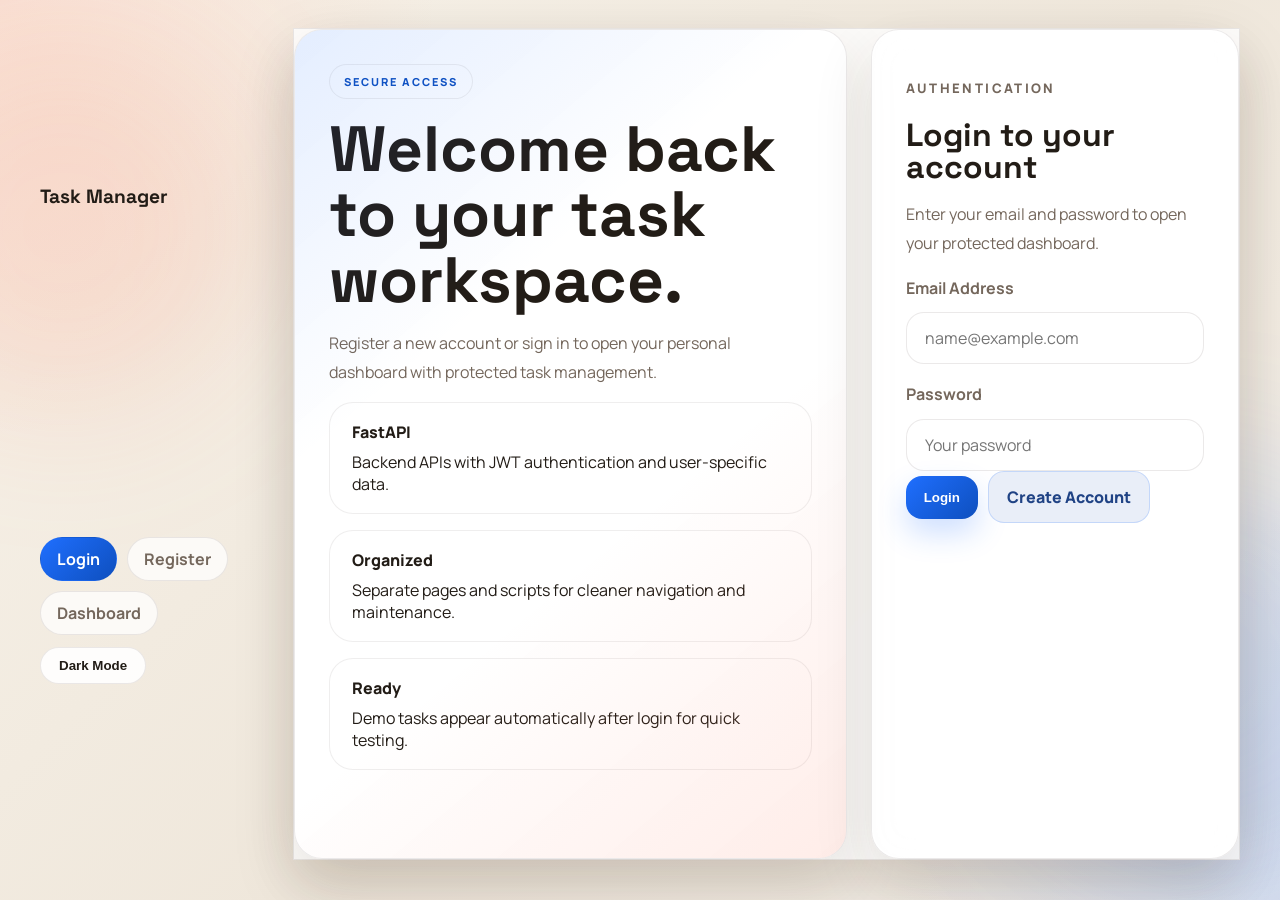
<file: static/index.html>
<!DOCTYPE html>
<html lang="en">
<head>
<meta charset="UTF-8">
<meta name="viewport" content="width=device-width, initial-scale=1.0">
<title>Task Manager | Login</title>
<link rel="preconnect" href="https://fonts.googleapis.com">
<link rel="preconnect" href="https://fonts.gstatic.com" crossorigin>
<link href="https://fonts.googleapis.com/css2?family=Manrope:wght@400;500;600;700;800&family=Space+Grotesk:wght@500;700&display=swap" rel="stylesheet">
<link rel="stylesheet" href="styles.css">
</head>
<body>
<div class="shell shell-auth">
    <header class="topbar">
        <a class="brand" href="index.html">Task Manager</a>
        <div class="topbar-right">
            <nav class="nav-links">
                <a class="nav-link active" href="index.html">Login</a>
                <a class="nav-link" href="register.html">Register</a>
                <a class="nav-link" href="dashboard.html">Dashboard</a>
            </nav>
            <button class="theme-toggle" id="themeToggleBtn" type="button">Dark Mode</button>
        </div>
    </header>

    <section class="hero auth-hero">
        <div class="hero-panel">
            <div class="eyebrow">Secure Access</div>
            <h1 class="hero-title">Welcome back to your task workspace.</h1>
            <p class="hero-copy">
                Register a new account or sign in to open your personal dashboard with protected task management.
            </p>
            <div class="hero-grid">
                <div class="mini-stat">
                    <strong>FastAPI</strong>
                    <span>Backend APIs with JWT authentication and user-specific data.</span>
                </div>
                <div class="mini-stat">
                    <strong>Organized</strong>
                    <span>Separate pages and scripts for cleaner navigation and maintenance.</span>
                </div>
                <div class="mini-stat">
                    <strong>Ready</strong>
                    <span>Demo tasks appear automatically after login for quick testing.</span>
                </div>
            </div>
        </div>

        <aside class="auth-panel">
            <p class="section-label">Authentication</p>
            <h2 class="section-title">Login to your account</h2>
            <p class="section-copy">Enter your email and password to open your protected dashboard.</p>

            <div class="field-grid">
                <div class="field">
                    <label for="loginEmail">Email Address</label>
                    <input id="loginEmail" type="email" placeholder="name@example.com" autocomplete="email">
                </div>
                <div class="field">
                    <label for="loginPassword">Password</label>
                    <input id="loginPassword" type="password" placeholder="Your password" autocomplete="current-password">
                </div>
            </div>

            <div class="actions">
                <button class="btn" id="loginBtn">Login</button>
                <a class="btn-secondary button-link" href="register.html">Create Account</a>
            </div>

            <div id="authMessage" class="message"></div>
        </aside>
    </section>
</div>

<script src="auth-page.js"></script>
</body>
</html>
</file>
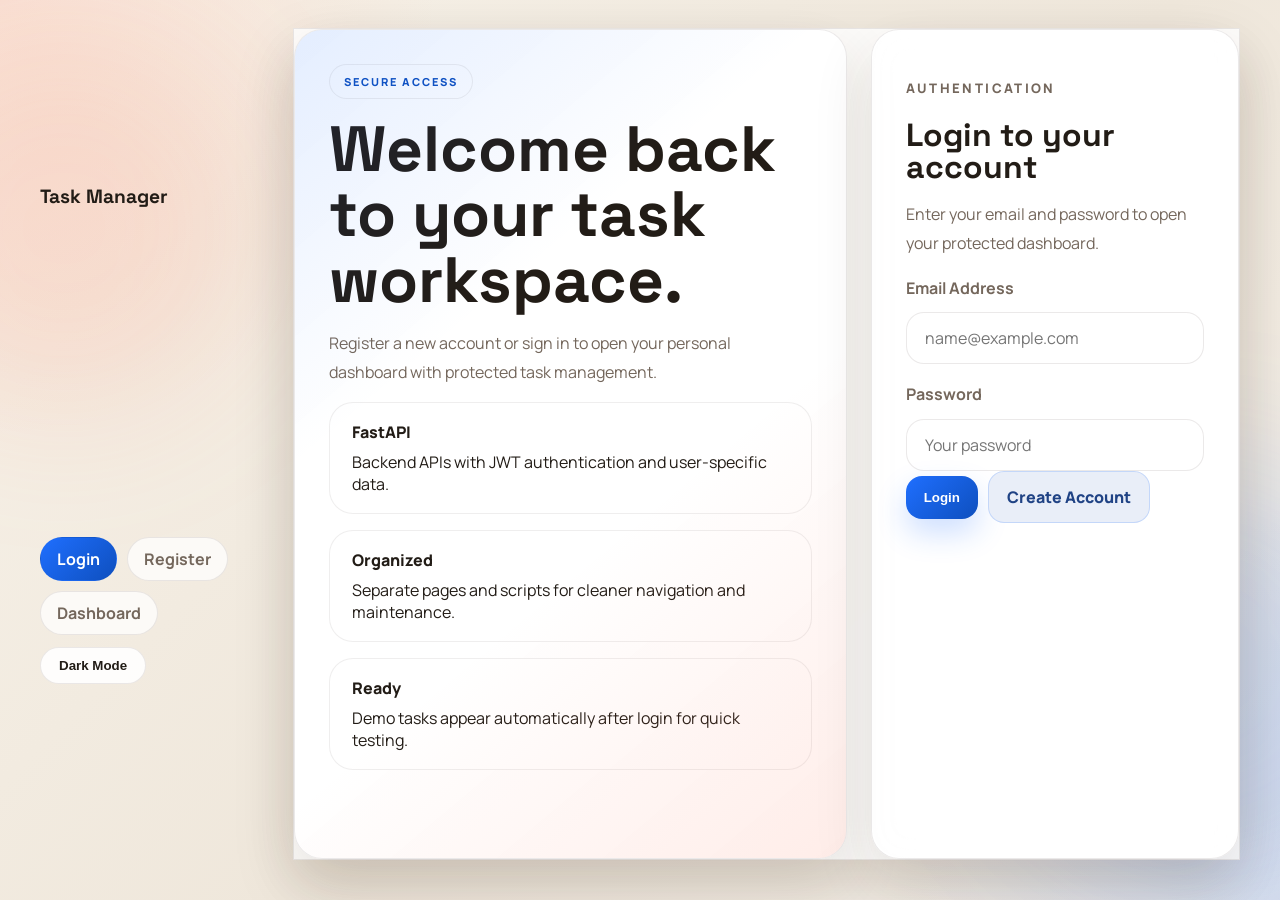
<file: static/dashboard.html>
<!DOCTYPE html>
<html lang="en">
<head>
<meta charset="UTF-8">
<meta name="viewport" content="width=device-width, initial-scale=1.0">
<title>Task Manager | Dashboard</title>
<link rel="preconnect" href="https://fonts.googleapis.com">
<link rel="preconnect" href="https://fonts.gstatic.com" crossorigin>
<link href="https://fonts.googleapis.com/css2?family=Manrope:wght@400;500;600;700;800&family=Space+Grotesk:wght@500;700&display=swap" rel="stylesheet">
<link rel="stylesheet" href="styles.css">
</head>
<body>
<div class="shell shell-dashboard">
    <header class="topbar">
        <a class="brand" href="index.html">Task Manager</a>
        <div class="topbar-right">
            <nav class="nav-links">
                <a class="nav-link" href="index.html">Login</a>
                <a class="nav-link" href="register.html">Register</a>
                <a class="nav-link active" href="dashboard.html">Dashboard</a>
            </nav>
            <div class="user-chip" id="userInfo" hidden>
                <span id="userName">User</span>
                <small id="userEmail">email@example.com</small>
            </div>
            <button class="theme-toggle" id="themeToggleBtn" type="button">Dark Mode</button>
        </div>
    </header>

    <main class="workspace always-visible">
        <div class="workspace-head">
            <div>
                <p class="section-label">Task Workspace</p>
                <h1 class="section-title">Professional Task Dashboard</h1>
                <p>Manage your personal tasks with status tracking, filters, and quick actions.</p>
            </div>
            <div class="dashboard-actions">
                <button class="btn-ghost" id="refreshBtn">Refresh Tasks</button>
                <button class="btn-danger" id="logoutBtn">Logout</button>
            </div>
        </div>

        <section class="stats-bar">
            <div class="stat-card">
                <span>Total Tasks</span>
                <strong id="totalTasks">0</strong>
            </div>
            <div class="stat-card">
                <span>Pending</span>
                <strong id="pendingTasks">0</strong>
            </div>
            <div class="stat-card">
                <span>Completed</span>
                <strong id="completedTasks">0</strong>
            </div>
            <div class="stat-card">
                <span>Completion Rate</span>
                <strong id="completionRate">0%</strong>
            </div>
        </section>

        <section class="toolbar create-toolbar">
            <div class="create-toolbar-head">
                <div>
                    <p class="section-label">Create Task</p>
                    <h3 class="panel-title">Add a new action item</h3>
                    <p class="panel-copy">Capture your next task with priority, due date, and notes so your list feels actionable.</p>
                </div>
                <button class="btn create-submit-btn" id="createTaskBtn">Add Task</button>
            </div>
            <div class="create-form-grid">
                <div class="field create-title-field">
                    <label for="taskTitle">Task Title</label>
                    <input id="taskTitle" type="text" placeholder="Prepare sprint report">
                </div>
                <div class="field create-priority-field">
                    <label for="taskPriority">Priority</label>
                    <select id="taskPriority">
                        <option value="high">High</option>
                        <option value="medium" selected>Medium</option>
                        <option value="low">Low</option>
                    </select>
                </div>
                <div class="field create-due-field">
                    <label for="taskDueDate">Due Date</label>
                    <input id="taskDueDate" type="datetime-local">
                </div>
                <div class="field create-status-field">
                    <label for="taskStatus">Starting Status</label>
                    <select id="taskStatus">
                        <option value="pending">Pending</option>
                        <option value="completed">Completed</option>
                    </select>
                </div>
                <div class="field create-notes-field">
                    <label for="taskDescription">Notes</label>
                    <textarea id="taskDescription" rows="4" placeholder="Add context, checklist ideas, or next steps"></textarea>
                </div>
            </div>
        </section>

        <section class="workspace-grid">
            <div class="stack">
                <div class="toolbar">
                    <p class="section-label">Filters</p>
                    <h3 class="panel-title">Find what matters</h3>
                    <p class="panel-copy">Search live, sort intelligently, and narrow the list by status or priority.</p>
                    <div class="field-grid">
                        <div class="field">
                            <label for="searchText">Search</label>
                            <input id="searchText" type="text" placeholder="Search task title">
                        </div>
                        <div class="form-split">
                            <div class="field">
                                <label for="filterStatus">Status</label>
                                <select id="filterStatus">
                                    <option value="">All Statuses</option>
                                    <option value="pending">Pending</option>
                                    <option value="completed">Completed</option>
                                </select>
                            </div>
                            <div class="field">
                                <label for="filterPriority">Priority</label>
                                <select id="filterPriority">
                                    <option value="">All Priorities</option>
                                    <option value="high">High</option>
                                    <option value="medium">Medium</option>
                                    <option value="low">Low</option>
                                </select>
                            </div>
                        </div>
                        <div class="field">
                            <label for="sortBy">Sort By</label>
                            <select id="sortBy">
                                <option value="newest">Newest First</option>
                                <option value="oldest">Oldest First</option>
                                <option value="priority">Priority</option>
                                <option value="due_soon">Due Soon</option>
                            </select>
                        </div>
                        <div class="inline-group">
                            <button class="btn-secondary" id="applyFiltersBtn">Apply Filters</button>
                            <button class="btn-ghost" id="resetFiltersBtn">Reset Filters</button>
                            <button class="btn-danger" id="clearCompletedBtn">Clear Completed</button>
                        </div>
                    </div>
                </div>
            </div>

            <div class="tasks-panel">
                <div class="tasks-head">
                    <div>
                        <p class="section-label">Your Tasks</p>
                        <h3 class="panel-title">Live task list</h3>
                        <p>Only the logged-in user can see and manage these tasks.</p>
                    </div>
                    <div class="tasks-head-meta">
                        <span class="summary-pill" id="summaryText">0 tasks in view</span>
                    </div>
                </div>
                <div id="taskMessage" class="message"></div>
                <div id="taskList" class="task-list"></div>
            </div>
        </section>
    </main>
</div>

<div class="modal-shell hidden" id="editModal">
    <div class="modal-card">
        <div class="modal-head">
            <div>
                <p class="section-label">Edit Task</p>
                <h3 class="panel-title">Update task details</h3>
            </div>
            <button class="icon-btn" id="closeEditModalBtn" aria-label="Close edit modal">x</button>
        </div>
        <div class="field-grid">
            <div class="field">
                <label for="editTaskTitle">Task Title</label>
                <input id="editTaskTitle" type="text" placeholder="Task title">
            </div>
            <div class="field">
                <label for="editTaskDescription">Notes</label>
                <textarea id="editTaskDescription" rows="4" placeholder="Add task details"></textarea>
            </div>
            <div class="form-split">
                <div class="field">
                    <label for="editTaskPriority">Priority</label>
                    <select id="editTaskPriority">
                        <option value="high">High</option>
                        <option value="medium">Medium</option>
                        <option value="low">Low</option>
                    </select>
                </div>
                <div class="field">
                    <label for="editTaskStatus">Status</label>
                    <select id="editTaskStatus">
                        <option value="pending">Pending</option>
                        <option value="completed">Completed</option>
                    </select>
                </div>
            </div>
            <div class="field">
                <label for="editTaskDueDate">Due Date</label>
                <input id="editTaskDueDate" type="datetime-local">
            </div>
        </div>
        <div class="modal-actions">
            <button class="btn-ghost" id="cancelEditBtn">Cancel</button>
            <button class="btn" id="saveEditBtn">Save Changes</button>
        </div>
    </div>
</div>

<div class="modal-shell hidden" id="confirmModal">
    <div class="modal-card modal-card-small">
        <div class="modal-head">
            <div>
                <p class="section-label">Confirm Action</p>
                <h3 class="panel-title" id="confirmTitle">Delete task?</h3>
            </div>
            <button class="icon-btn" id="closeConfirmModalBtn" aria-label="Close confirm modal">x</button>
        </div>
        <p class="panel-copy" id="confirmMessage">This action cannot be undone.</p>
        <div class="modal-actions">
            <button class="btn-ghost" id="cancelConfirmBtn">Cancel</button>
            <button class="btn-danger" id="confirmActionBtn">Confirm</button>
        </div>
    </div>
</div>

<div class="toast-stack" id="toastStack"></div>

<script src="dashboard-page.js"></script>
</body>
</html>
</file>
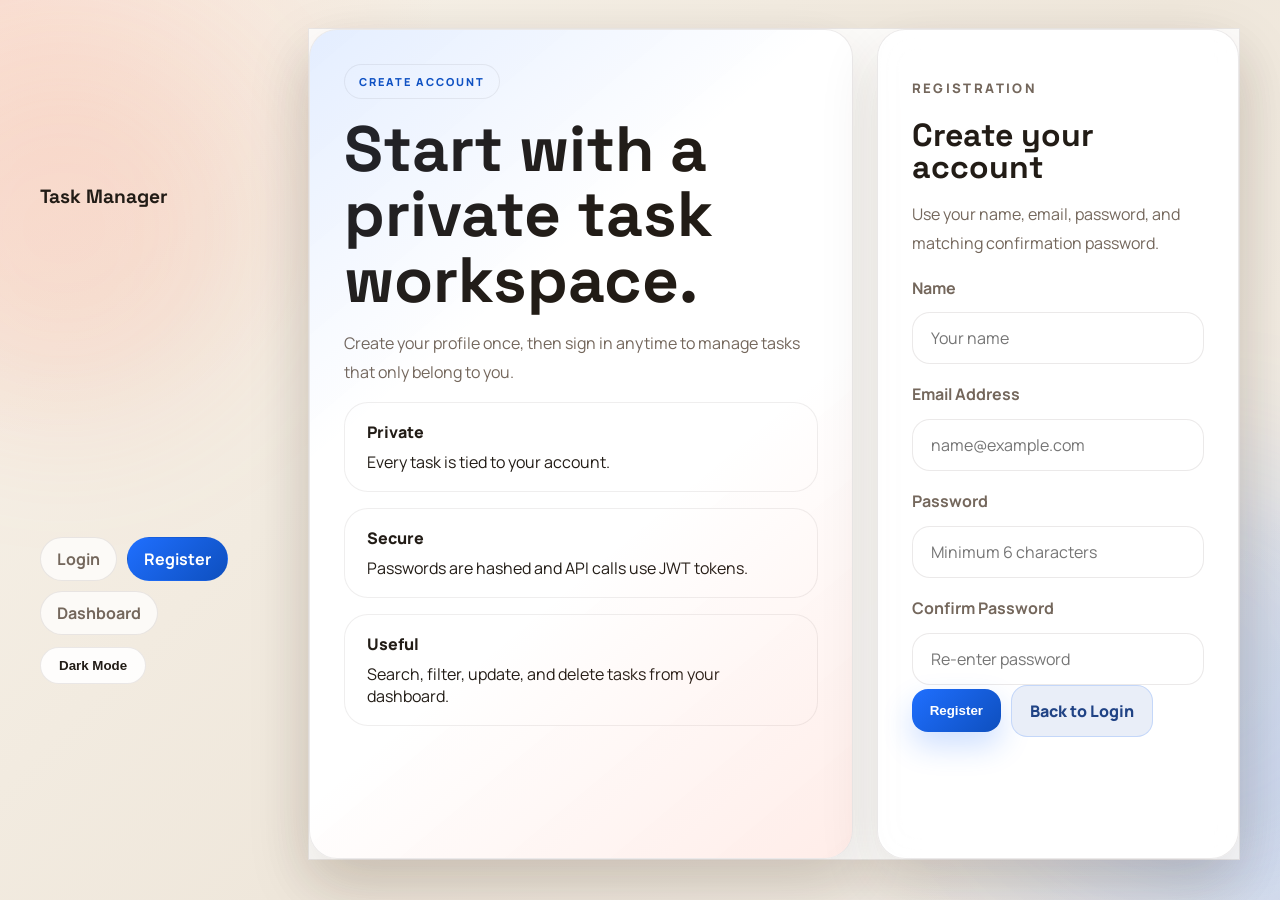
<file: static/register.html>
<!DOCTYPE html>
<html lang="en">
<head>
<meta charset="UTF-8">
<meta name="viewport" content="width=device-width, initial-scale=1.0">
<title>Task Manager | Register</title>
<link rel="preconnect" href="https://fonts.googleapis.com">
<link rel="preconnect" href="https://fonts.gstatic.com" crossorigin>
<link href="https://fonts.googleapis.com/css2?family=Manrope:wght@400;500;600;700;800&family=Space+Grotesk:wght@500;700&display=swap" rel="stylesheet">
<link rel="stylesheet" href="styles.css">
</head>
<body>
<div class="shell shell-auth">
    <header class="topbar">
        <a class="brand" href="index.html">Task Manager</a>
        <div class="topbar-right">
            <nav class="nav-links">
                <a class="nav-link" href="index.html">Login</a>
                <a class="nav-link active" href="register.html">Register</a>
                <a class="nav-link" href="dashboard.html">Dashboard</a>
            </nav>
            <button class="theme-toggle" id="themeToggleBtn" type="button">Dark Mode</button>
        </div>
    </header>

    <section class="hero auth-hero">
        <div class="hero-panel">
            <div class="eyebrow">Create Account</div>
            <h1 class="hero-title">Start with a private task workspace.</h1>
            <p class="hero-copy">
                Create your profile once, then sign in anytime to manage tasks that only belong to you.
            </p>
            <div class="hero-grid">
                <div class="mini-stat">
                    <strong>Private</strong>
                    <span>Every task is tied to your account.</span>
                </div>
                <div class="mini-stat">
                    <strong>Secure</strong>
                    <span>Passwords are hashed and API calls use JWT tokens.</span>
                </div>
                <div class="mini-stat">
                    <strong>Useful</strong>
                    <span>Search, filter, update, and delete tasks from your dashboard.</span>
                </div>
            </div>
        </div>

        <aside class="auth-panel">
            <p class="section-label">Registration</p>
            <h2 class="section-title">Create your account</h2>
            <p class="section-copy">Use your name, email, password, and matching confirmation password.</p>

            <div class="field-grid">
                <div class="field">
                    <label for="registerName">Name</label>
                    <input id="registerName" type="text" placeholder="Your name" autocomplete="name">
                </div>
                <div class="field">
                    <label for="registerEmail">Email Address</label>
                    <input id="registerEmail" type="email" placeholder="name@example.com" autocomplete="email">
                </div>
                <div class="field">
                    <label for="registerPassword">Password</label>
                    <input id="registerPassword" type="password" placeholder="Minimum 6 characters" autocomplete="new-password">
                </div>
                <div class="field">
                    <label for="confirmPassword">Confirm Password</label>
                    <input id="confirmPassword" type="password" placeholder="Re-enter password" autocomplete="new-password">
                </div>
            </div>

            <div class="actions">
                <button class="btn" id="registerBtn">Register</button>
                <a class="btn-secondary button-link" href="index.html">Back to Login</a>
            </div>

            <div id="authMessage" class="message"></div>
        </aside>
    </section>
</div>

<script src="auth-page.js"></script>
</body>
</html>
</file>
<file: static/styles.css>
:root {
    --surface: rgba(255, 255, 255, 0.84);
    --surface-strong: #ffffff;
    --surface-soft: #f6f2ec;
    --line: rgba(57, 47, 38, 0.1);
    --line-strong: rgba(57, 47, 38, 0.16);
    --text: #221c16;
    --muted: #74675c;
    --primary: #1f6fff;
    --primary-deep: #0e4fbe;
    --success: #0f9d6c;
    --success-soft: #def7ec;
    --warning: #a16207;
    --warning-soft: #fef3c7;
    --danger: #c63434;
    --shadow: 0 24px 60px rgba(59, 42, 24, 0.12);
    --bg-grad-1: rgba(255, 123, 92, 0.15);
    --bg-grad-2: rgba(31, 111, 255, 0.14);
    --bg-main: linear-gradient(135deg, #f8f3ea, #efe7db 54%, #f6f1ea);
    --bg-circle-1: rgba(255, 123, 92, 0.12);
    --bg-circle-2: rgba(31, 111, 255, 0.12);
    --ghost-bg: rgba(255, 255, 255, 0.88);
    --nav-bg: rgba(255, 255, 255, 0.72);
    --card-grad-top: rgba(255, 255, 255, 0.97);
    --card-grad-bottom: rgba(249, 246, 241, 0.94);
    --card-panel-bg: rgba(255, 255, 255, 0.78);
    --empty-bg: rgba(255, 255, 255, 0.48);
    --modal-bg: rgba(255, 255, 255, 0.96);
    --confirm-overlay: rgba(24, 19, 16, 0.42);
}

body[data-theme="dark"] {
    --surface: rgba(18, 22, 32, 0.86);
    --surface-strong: #131a24;
    --surface-soft: #161f2b;
    --line: rgba(170, 186, 210, 0.12);
    --line-strong: rgba(170, 186, 210, 0.2);
    --text: #eff4ff;
    --muted: #9baccc;
    --primary: #5f92ff;
    --primary-deep: #88adff;
    --success: #57d3a2;
    --success-soft: rgba(87, 211, 162, 0.16);
    --warning: #f5c15d;
    --warning-soft: rgba(245, 193, 93, 0.16);
    --danger: #ff7f7f;
    --shadow: 0 24px 60px rgba(0, 0, 0, 0.38);
    --bg-grad-1: rgba(102, 135, 255, 0.18);
    --bg-grad-2: rgba(87, 211, 162, 0.12);
    --bg-main: linear-gradient(135deg, #0f1420, #111926 48%, #0c1320);
    --bg-circle-1: rgba(95, 146, 255, 0.18);
    --bg-circle-2: rgba(87, 211, 162, 0.14);
    --ghost-bg: rgba(255, 255, 255, 0.06);
    --nav-bg: rgba(255, 255, 255, 0.06);
    --card-grad-top: rgba(20, 28, 40, 0.98);
    --card-grad-bottom: rgba(16, 23, 34, 0.95);
    --card-panel-bg: rgba(255, 255, 255, 0.04);
    --empty-bg: rgba(255, 255, 255, 0.04);
    --modal-bg: rgba(18, 24, 36, 0.98);
    --confirm-overlay: rgba(6, 10, 18, 0.64);
}

* {
    box-sizing: border-box;
}

html {
    scroll-behavior: smooth;
}

body {
    margin: 0;
    min-height: 100vh;
    font-family: "Manrope", sans-serif;
    color: var(--text);
    background:
        radial-gradient(circle at top left, var(--bg-grad-1), transparent 28%),
        radial-gradient(circle at bottom right, var(--bg-grad-2), transparent 26%),
        var(--bg-main);
    transition: background 0.25s ease, color 0.25s ease;
}

body::before,
body::after {
    content: "";
    position: fixed;
    border-radius: 50%;
    filter: blur(70px);
    pointer-events: none;
    z-index: 0;
}

body::before {
    top: 4%;
    left: -10%;
    width: 24rem;
    height: 24rem;
    background: var(--bg-circle-1);
}

body::after {
    right: -10%;
    bottom: 3%;
    width: 26rem;
    height: 26rem;
    background: var(--bg-circle-2);
}

::selection {
    background: rgba(31, 111, 255, 0.18);
}

.shell {
    position: relative;
    z-index: 1;
    max-width: 1240px;
    margin: 0 auto;
    padding: 28px 20px 40px;
    min-height: 100vh;
}

.shell-auth {
    display: flex;
    justify-content: center;
}

.shell-dashboard {
    padding-top: 10px;
}

.topbar {
    display: flex;
    justify-content: space-between;
    align-items: center;
    gap: 16px;
    margin-bottom: 20px;
    flex-wrap: wrap;
}

.topbar-right {
    display: flex;
    align-items: center;
    gap: 12px;
    flex-wrap: wrap;
}

.brand {
    color: var(--text);
    text-decoration: none;
    font-family: "Space Grotesk", sans-serif;
    font-size: 1.2rem;
    font-weight: 700;
}

.nav-links {
    display: flex;
    gap: 10px;
    flex-wrap: wrap;
}

.nav-link {
    padding: 10px 16px;
    border-radius: 999px;
    text-decoration: none;
    color: var(--muted);
    background: var(--nav-bg);
    border: 1px solid var(--line);
    font-weight: 700;
    transition: transform 0.2s ease, background 0.2s ease, color 0.2s ease;
}

.nav-link:hover {
    transform: translateY(-1px);
}

.nav-link.active {
    color: #fff;
    background: linear-gradient(135deg, var(--primary), var(--primary-deep));
    border-color: transparent;
}

.user-chip {
    display: grid;
    gap: 2px;
    padding: 10px 16px;
    border-radius: 16px;
    background: var(--nav-bg);
    border: 1px solid var(--line);
    min-width: 180px;
}

.user-chip span {
    font-weight: 800;
    line-height: 1.1;
}

.user-chip small {
    color: var(--muted);
    font-size: 0.78rem;
    overflow-wrap: anywhere;
}

.theme-toggle,
.btn,
.btn-secondary,
.btn-danger,
.btn-success,
.btn-ghost,
.icon-btn {
    cursor: pointer;
}

.theme-toggle {
    padding: 10px 18px;
    border-radius: 999px;
    background: var(--ghost-bg);
    color: var(--text);
    border: 1px solid var(--line);
    font-weight: 800;
    transition: transform 0.2s ease, background 0.2s ease, border-color 0.2s ease;
}

.theme-toggle:hover {
    transform: translateY(-1px);
    background: rgba(255, 255, 255, 0.92);
}

.hero,
.workspace-grid {
    display: grid;
    gap: 24px;
}

.hero {
    grid-template-columns: 1.2fr 0.8fr;
    align-items: stretch;
}

.auth-hero,
.hero-panel,
.auth-panel,
.workspace,
.toolbar,
.tasks-panel {
    background: var(--surface);
    backdrop-filter: blur(18px);
    border: 1px solid var(--line);
    box-shadow: var(--shadow);
}

.hero-panel,
.auth-panel,
.tasks-panel {
    border-radius: 28px;
}

.hero-panel {
    position: relative;
    padding: 34px;
    min-height: 280px;
    overflow: hidden;
}

.hero-panel::before {
    content: "";
    position: absolute;
    inset: 0;
    background:
        linear-gradient(140deg, rgba(31, 111, 255, 0.12), transparent 34%),
        linear-gradient(320deg, rgba(255, 123, 92, 0.14), transparent 40%);
    pointer-events: none;
}

.eyebrow {
    display: inline-flex;
    align-items: center;
    gap: 8px;
    padding: 9px 14px;
    border-radius: 999px;
    background: rgba(255, 255, 255, 0.72);
    border: 1px solid rgba(57, 47, 38, 0.08);
    color: var(--primary-deep);
    font-size: 11px;
    font-weight: 800;
    letter-spacing: 0.18em;
    text-transform: uppercase;
}

.hero-title,
.section-title {
    margin: 18px 0 12px;
    font-family: "Space Grotesk", sans-serif;
    line-height: 1.02;
}

.hero-title {
    font-size: clamp(2.4rem, 5vw, 4rem);
}

.section-title {
    font-size: clamp(1.8rem, 2.5vw, 2.7rem);
}

.hero-copy,
.section-copy,
.workspace-head p,
.panel-copy,
.auth-panel p,
.auth-panel .field label {
    color: var(--muted);
    line-height: 1.8;
}

.hero-grid,
.create-form-grid {
    display: grid;
    gap: 16px;
}

.mini-stat,
.stat-card,
.workspace,
.toolbar,
.tasks-panel,
.auth-panel {
    overflow: hidden;
}

.mini-stat {
    padding: 18px 22px;
    border-radius: 24px;
    background: rgba(255, 255, 255, 0.8);
    border: 1px solid rgba(57, 47, 38, 0.08);
}

.mini-stat strong,
.stat-card strong {
    display: block;
    margin-bottom: 8px;
    font-weight: 800;
}

.auth-panel {
    padding: 34px;
    min-height: 380px;
}

.section-label {
    font-size: 0.82rem;
    letter-spacing: 0.18em;
    text-transform: uppercase;
    color: var(--primary);
    font-weight: 800;
    margin-bottom: 12px;
}

.field-grid,
.form-split {
    display: grid;
    gap: 16px;
}

.form-split {
    grid-template-columns: repeat(2, minmax(0, 1fr));
}

.field {
    display: grid;
    gap: 10px;
}

.field label {
    font-weight: 700;
    color: var(--text);
}

.field input,
.field select,
.field textarea {
    width: 100%;
    border: 1px solid var(--line);
    border-radius: 18px;
    padding: 14px 18px;
    background: var(--ghost-bg);
    color: var(--text);
    font: inherit;
    transition: border-color 0.2s ease, box-shadow 0.2s ease;
}

.field input:focus,
.field select:focus,
.field textarea:focus,
.btn:focus,
.theme-toggle:focus,
.icon-btn:focus {
    outline: none;
    border-color: rgba(31, 111, 255, 0.4);
    box-shadow: 0 0 0 4px rgba(31, 111, 255, 0.14);
}

.field textarea {
    resize: vertical;
    min-height: 110px;
}

.actions,
.inline-group,
.modal-actions,
.dashboard-actions {
    display: flex;
    flex-wrap: wrap;
    gap: 10px;
    align-items: center;
}

.btn,
.btn-secondary,
.btn-danger,
.btn-success,
.btn-ghost,
.icon-btn {
    padding: 14px 18px;
    border-radius: 16px;
    font-weight: 800;
    border: none;
    transition: transform 0.2s ease, opacity 0.2s ease, background 0.2s ease;
}

.btn:hover,
.btn-secondary:hover,
.btn-danger:hover,
.btn-success:hover,
.btn-ghost:hover,
.icon-btn:hover {
    transform: translateY(-1px);
}

.btn {
    background: linear-gradient(135deg, var(--primary), var(--primary-deep));
    color: #fff;
    box-shadow: 0 14px 30px rgba(31, 111, 255, 0.22);
}

.btn-secondary {
    background: #e9eef8;
    color: #204385;
    border: 1px solid rgba(31, 111, 255, 0.18);
}

.btn-danger {
    background: #fde8e8;
    color: var(--danger);
}

.btn-success {
    background: #e4f8ef;
    color: #0b7a53;
}

.btn-ghost {
    background: var(--ghost-bg);
    color: var(--text);
    border: 1px solid var(--line);
}

.icon-btn {
    width: 46px;
    min-width: 46px;
    height: 46px;
    display: inline-flex;
    align-items: center;
    justify-content: center;
    background: var(--ghost-bg);
    color: var(--text);
    border: 1px solid var(--line);
}

.button-link {
    display: inline-flex;
    align-items: center;
    justify-content: center;
    text-decoration: none;
    text-align: center;
}

.message {
    display: none;
    padding: 14px 18px;
    border-radius: 18px;
    margin-top: 16px;
    font-weight: 700;
}

.message.error {
    background: rgba(198, 52, 52, 0.12);
    color: var(--danger);
    border: 1px solid rgba(198, 52, 52, 0.2);
}

.message.success {
    background: rgba(31, 111, 255, 0.12);
    color: var(--primary);
    border: 1px solid rgba(31, 111, 255, 0.18);
}

.toast-stack {
    position: fixed;
    right: 20px;
    bottom: 20px;
    display: grid;
    gap: 10px;
    z-index: 999;
}

.toast {
    min-width: 220px;
    background: rgba(255, 255, 255, 0.96);
    border: 1px solid var(--line);
    border-radius: 16px;
    padding: 14px 18px;
    box-shadow: var(--shadow);
    color: var(--text);
}

.toast.error {
    border-color: rgba(198, 52, 52, 0.24);
    color: var(--danger);
}

.stats-bar {
    display: grid;
    grid-template-columns: repeat(4, minmax(0, 1fr));
    gap: 16px;
    margin-bottom: 24px;
}

.stat-card {
    padding: 22px;
    border-radius: 24px;
    background: linear-gradient(180deg, var(--card-grad-top), var(--card-grad-bottom));
    border: 1px solid var(--line);
}

.stat-card span {
    display: block;
    color: var(--muted);
    margin-bottom: 10px;
}

.stat-card strong {
    font-size: 1.8rem;
    color: var(--text);
}

.workspace {
    padding: 28px;
    border-radius: 28px;
}

.workspace-head,
.tasks-head {
    display: flex;
    justify-content: space-between;
    align-items: center;
    gap: 16px;
    margin-bottom: 20px;
    flex-wrap: wrap;
}

.panel-title {
    margin: 0 0 8px;
    font-size: 1.3rem;
}

.panel-copy {
    margin: 0;
}

.toolbar {
    padding: 28px;
    border-radius: 28px;
}

.create-toolbar {
    padding-bottom: 20px;
}

.create-toolbar-head {
    display: flex;
    justify-content: space-between;
    align-items: center;
    gap: 16px;
    margin-bottom: 22px;
    flex-wrap: wrap;
}

.tasks-panel {
    padding: 28px;
    border-radius: 28px;
}

.summary-pill {
    display: inline-flex;
    align-items: center;
    padding: 10px 16px;
    border-radius: 999px;
    background: var(--ghost-bg);
    color: var(--text);
    border: 1px solid var(--line);
    font-weight: 700;
}

.task-list {
    display: grid;
    gap: 18px;
}

.task-item {
    display: grid;
    grid-template-columns: 1.4fr 0.8fr;
    gap: 18px;
    padding: 24px;
    border-radius: 28px;
    background: var(--surface-strong);
    border: 1px solid var(--line);
    box-shadow: 0 18px 35px rgba(45, 54, 75, 0.08);
    transition: transform 0.2s ease, border-color 0.2s ease;
}

.task-item:hover {
    transform: translateY(-2px);
    border-color: rgba(31, 111, 255, 0.18);
}

.task-main {
    display: grid;
    gap: 14px;
}

.task-top {
    display: flex;
    flex-wrap: wrap;
    align-items: center;
    gap: 12px;
}

.task-title {
    font-size: 1.2rem;
    font-weight: 800;
    line-height: 1.2;
}

.task-title.done {
    text-decoration: line-through;
    opacity: 0.7;
}

.status,
.priority {
    display: inline-flex;
    align-items: center;
    justify-content: center;
    min-width: 92px;
    padding: 6px 12px;
    border-radius: 999px;
    font-size: 0.8rem;
    font-weight: 800;
    letter-spacing: 0.02em;
    text-transform: uppercase;
}

.status.pending {
    background: rgba(31, 111, 255, 0.12);
    color: var(--primary);
}

.status.completed {
    background: rgba(15, 157, 108, 0.12);
    color: var(--success);
}

.priority.high {
    background: rgba(198, 52, 52, 0.12);
    color: var(--danger);
}

.priority.medium {
    background: rgba(255, 186, 0, 0.14);
    color: var(--warning);
}

.priority.low {
    background: rgba(31, 111, 255, 0.1);
    color: var(--primary);
}

.task-description {
    margin: 0;
    color: var(--muted);
    line-height: 1.75;
}

.task-meta,
.task-side {
    display: grid;
    gap: 10px;
}

.task-meta span,
.task-side-row span {
    font-size: 0.9rem;
    color: var(--muted);
}

.task-side-row {
    display: grid;
    gap: 6px;
}

.task-side-label {
    font-size: 0.76rem;
    color: var(--muted);
    text-transform: uppercase;
    letter-spacing: 0.12em;
}

.task-side-value {
    color: var(--text);
    font-weight: 700;
}

.task-actions {
    display: grid;
    grid-template-columns: repeat(3, minmax(0, 1fr));
    gap: 10px;
    align-items: center;
    margin-top: 10px;
}

.task-actions button {
    width: 100%;
}

.empty-state {
    padding: 36px 24px;
    border-radius: 24px;
    text-align: center;
    background: var(--empty-bg);
    border: 1px dashed var(--line);
}

.empty-state strong {
    display: block;
    margin-bottom: 12px;
    font-size: 1.15rem;
}

.modal-shell {
    position: fixed;
    inset: 0;
    background: rgba(24, 19, 16, 0.48);
    display: grid;
    place-items: center;
    padding: 20px;
    z-index: 999;
}

.modal-card,
.modal-card-small {
    width: min(720px, 100%);
    background: var(--surface-strong);
    border-radius: 28px;
    border: 1px solid var(--line);
    box-shadow: var(--shadow);
    padding: 28px;
}

.modal-card-small {
    width: min(520px, 100%);
}

.modal-head {
    display: flex;
    justify-content: space-between;
    align-items: center;
    gap: 16px;
    margin-bottom: 24px;
}

.modal-head h3 {
    margin: 0;
}

.modal-actions {
    justify-content: flex-end;
    margin-top: 20px;
}

.hidden {
    display: none !important;
}

input[type="datetime-local"] {
    min-width: 0;
}

button:disabled,
button[disabled] {
    opacity: 0.6;
    cursor: not-allowed;
    transform: none;
}

@media (max-width: 1024px) {
    .hero,
    .workspace-grid {
        grid-template-columns: 1fr;
    }

    .form-split,
    .stats-bar,
    .task-item {
        grid-template-columns: 1fr;
    }

    .task-actions {
        grid-template-columns: 1fr;
    }
}

@media (max-width: 720px) {
    .shell {
        padding: 18px 16px 32px;
    }

    .topbar {
        flex-direction: column;
        align-items: stretch;
    }

    .topbar-right {
        justify-content: space-between;
    }

    .hero-panel,
    .auth-panel,
    .toolbar,
    .tasks-panel,
    .modal-card,
    .modal-card-small {
        padding: 24px;
    }

    .panel-title {
        font-size: 1.2rem;
    }
}
</file>
